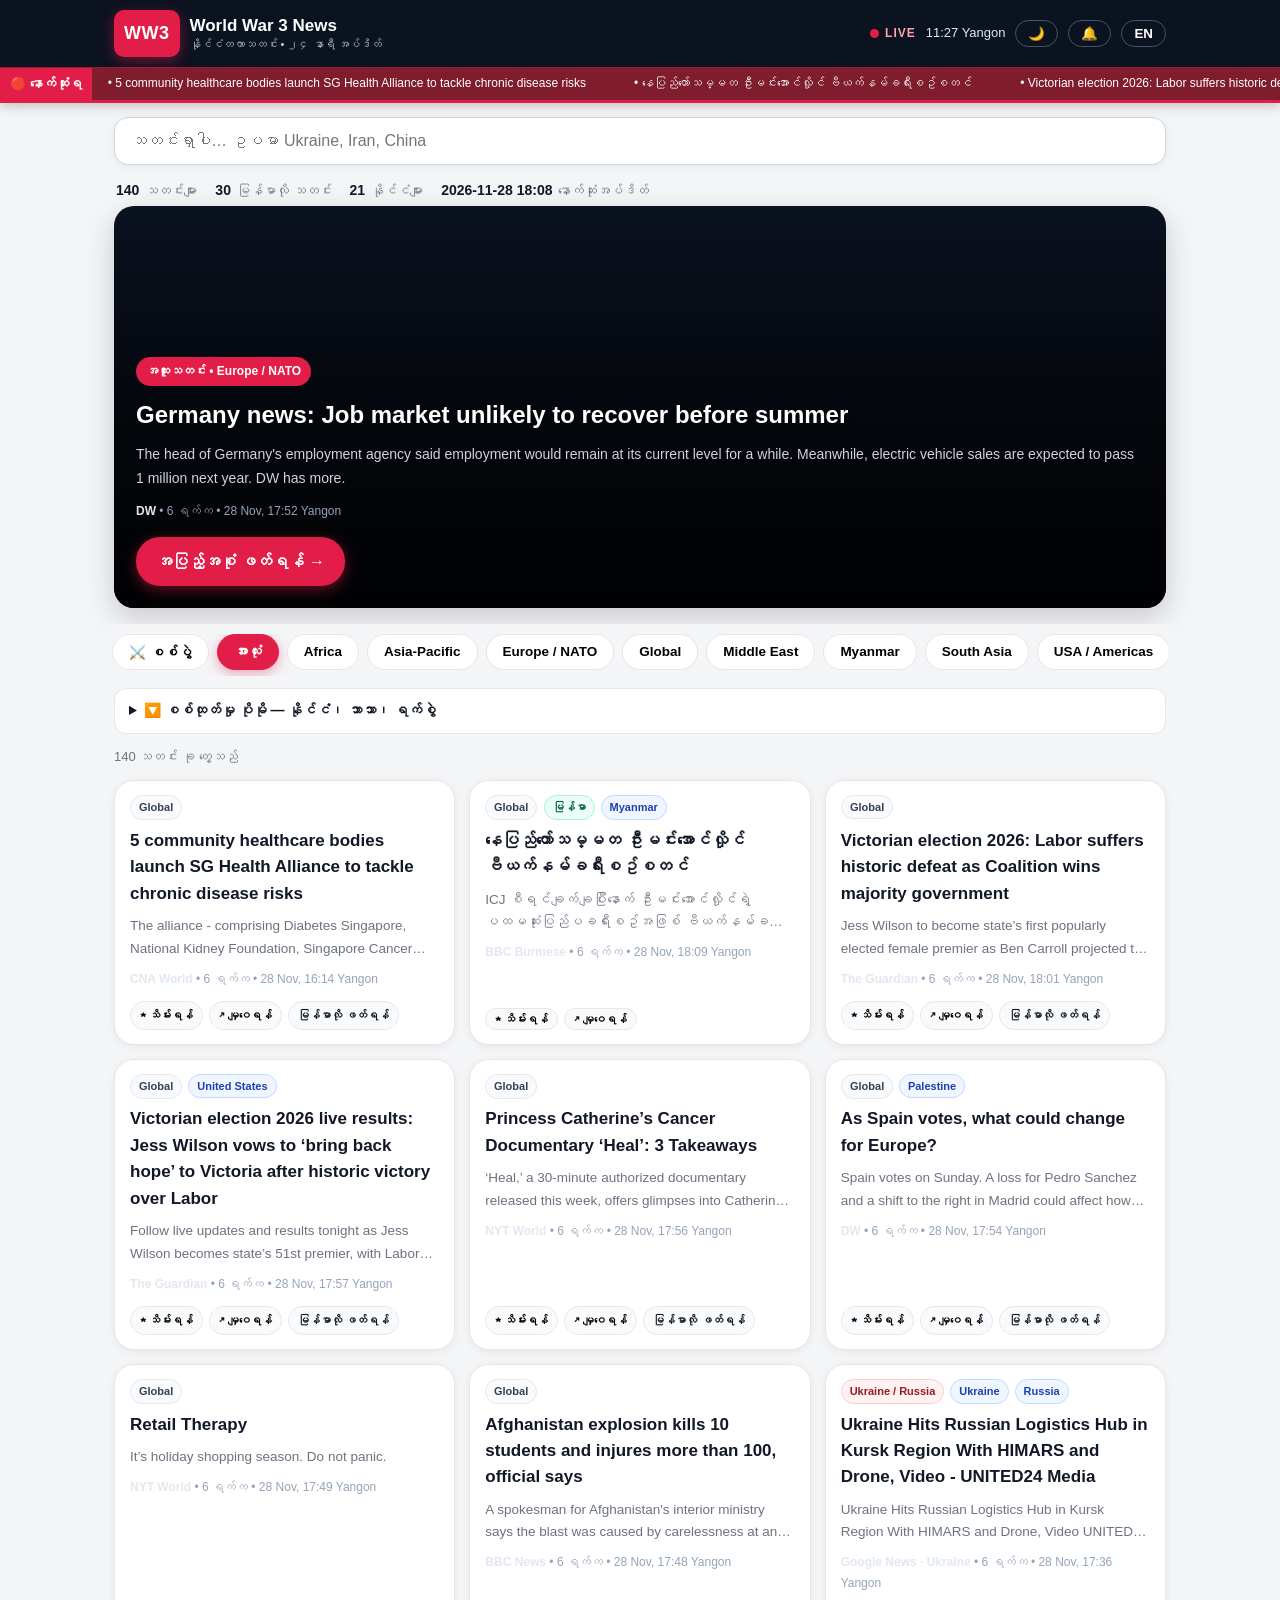
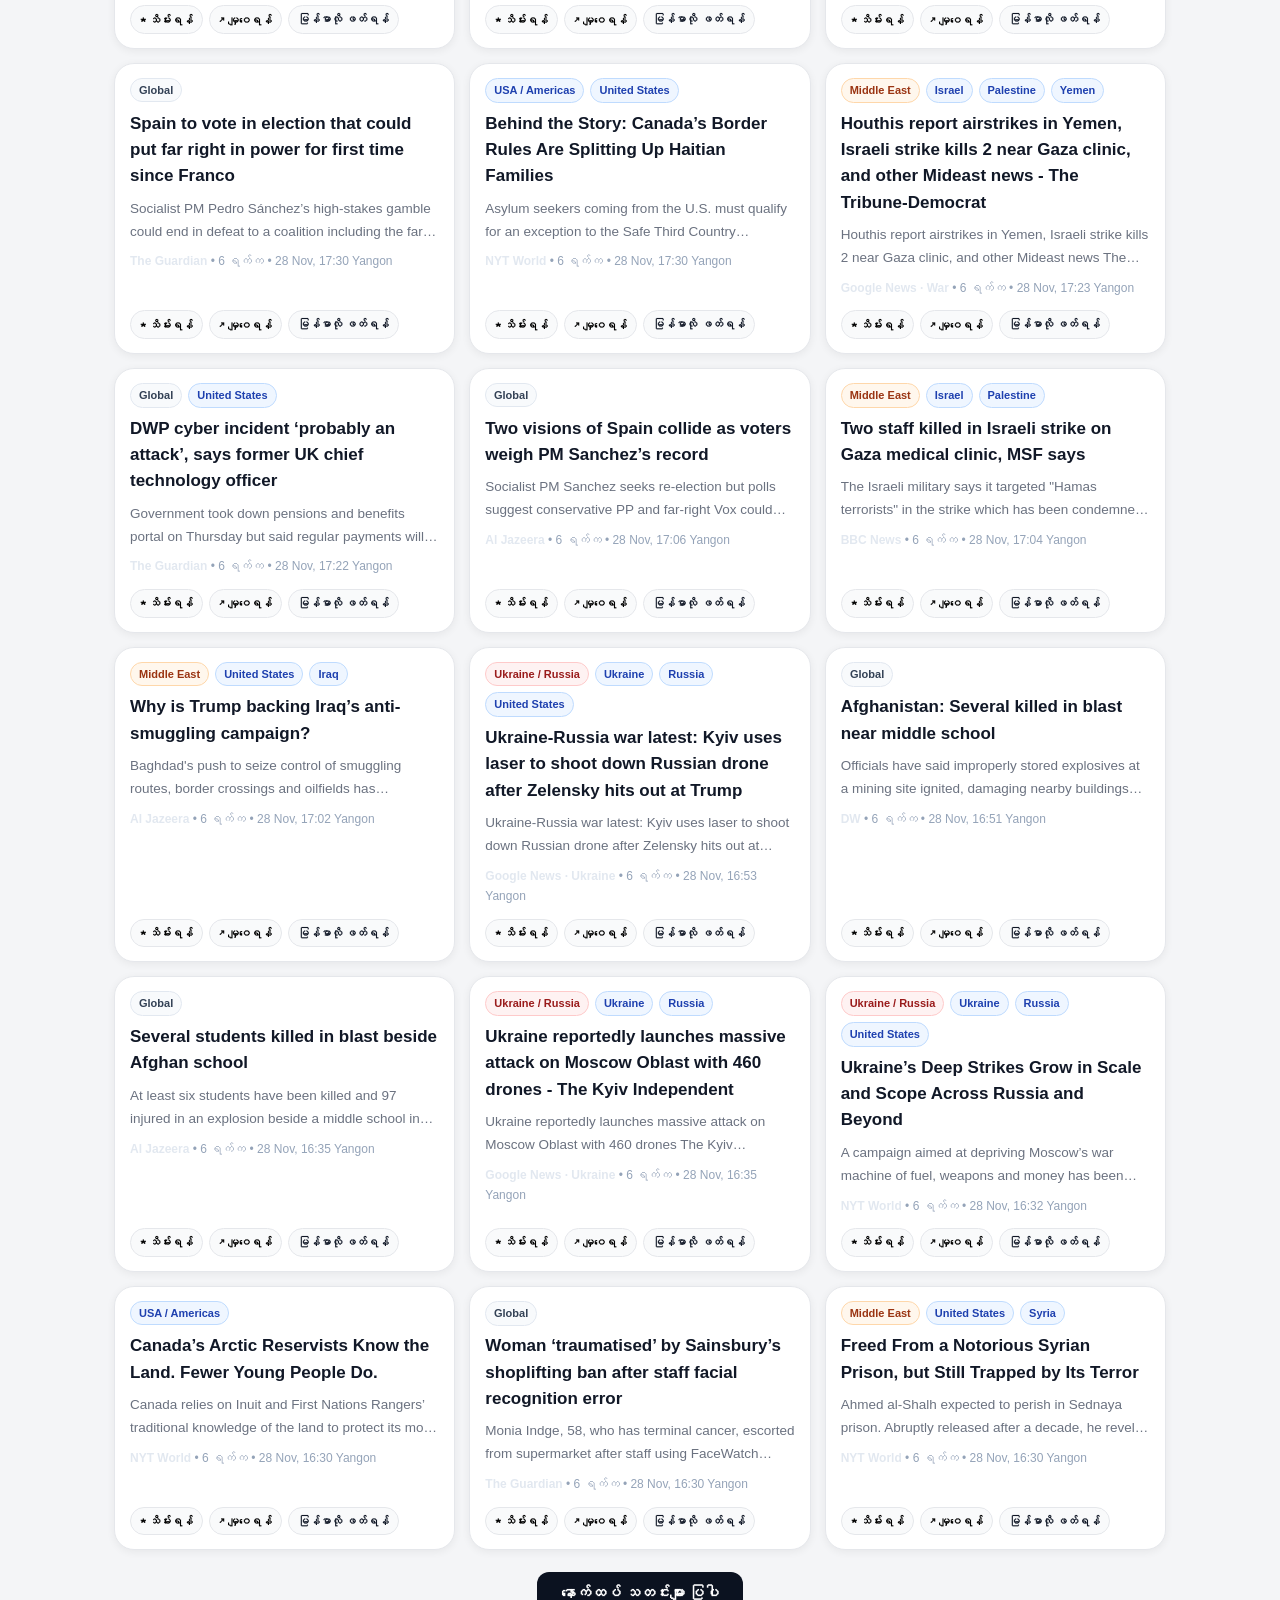
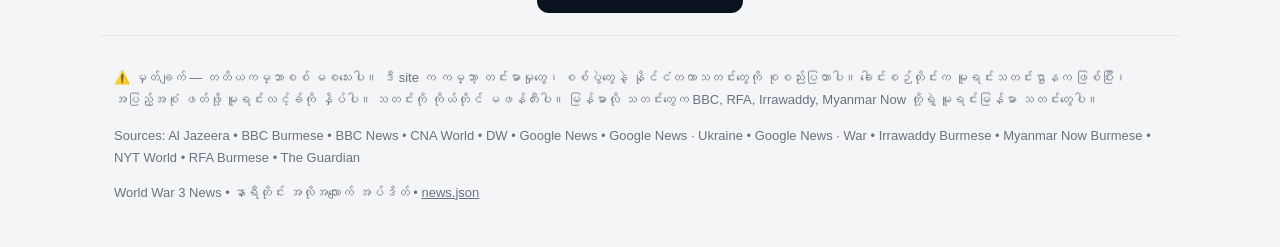
<file: index.html>
<!DOCTYPE html>
<html lang="my">
<head>
<meta charset="utf-8">
<script>try{document.documentElement.setAttribute("data-theme",localStorage.getItem("ww3theme")||"light")}catch(e){}</script>
<meta name="viewport" content="width=device-width, initial-scale=1">
<title>World War 3 News — နိုင်ငံတကာသတင်း ၂၄ နာရီ အပ်ဒိတ်</title>
<meta name="description" content="တကမ္ဘာလုံးက နိုင်ငံတကာသတင်း — မြန်မာလိုရော အင်္ဂလိပ်လိုပါ — Ukraine, အရှေ့အလယ်ပိုင်း၊ အာရှ-ပစိဖိတ်၊ ဥရောပ၊ အမေရိက၊ မြန်မာ။ နာရီတိုင်း အပ်ဒိတ်။ နိုင်ငံ၊ ဘာသာ၊ ရက်စွဲအလိုက် ရွေးကြည့်နိုင်သည်။">
<link rel="icon" href="data:image/svg+xml,%3Csvg xmlns='http://www.w3.org/2000/svg' viewBox='0 0 64 64'%3E%3Crect width='64' height='64' rx='12' fill='%230b1220'/%3E%3Ctext x='32' y='42' font-size='26' font-weight='900' fill='white' text-anchor='middle'%3EW3%3C/text%3E%3C/svg%3E">
<link rel="stylesheet" href="styles.css?v=12">
</head>
<body>
<header class="topbar">
  <div class="wrap topbar-in">
    <a class="logo" href="./">
      <span class="logo-mark">WW3</span>
      <span class="logo-text"><strong>World War 3 News</strong><small data-i18n="tagline">နိုင်ငံတကာသတင်း • ၂၄ နာရီ အပ်ဒိတ်</small></span>
    </a>
    <div class="top-right">
      <span class="live"><span class="dot"></span>LIVE</span>
      <span class="clock" id="clock">--:--</span>
      <button id="themeBtn" class="lang-btn" type="button" aria-label="Dark mode">🌙</button>
      <button id="notifyBtn" class="lang-btn" type="button" aria-label="New story notifications">🔔</button>
      <button id="langBtn" class="lang-btn" type="button">EN</button>
    </div>
  </div>
  <div class="ticker" aria-label="Breaking">
    <span class="ticker-label" data-i18n="breaking">🔴 နောက်ဆုံးရ</span>
    <div class="ticker-track"><div class="ticker-move" id="tickerMove"></div></div>
  </div>
</header>

<main class="wrap">
  <div class="top-search">
    <input id="search" type="search" placeholder="🔍 သတင်းရှာပါ… ဥပမာ Ukraine, Iran, China" aria-label="Search news">
  </div>
  <section class="stats" aria-label="Status">
    <div><strong id="statCount">—</strong><span data-i18n="statStories">သတင်းများ</span></div>
    <div><strong id="statMy">—</strong><span data-i18n="statMy">မြန်မာလို သတင်း</span></div>
    <div><strong id="statCountries">—</strong><span data-i18n="statCountries">နိုင်ငံများ</span></div>
    <div><strong id="statUpdated">—</strong><span data-i18n="statUpdated">နောက်ဆုံးအပ်ဒိတ်</span></div>
  </section>

  <section id="hero" class="hero" aria-label="Featured"></section>

  <div class="sticky-filters">
    <nav class="chips" id="catChips" aria-label="Categories"></nav>
  </div>


  <details class="adv-filters">
    <summary data-i18n="moreFilters">🔽 စစ်ထုတ်မှု ပိုမို — နိုင်ငံ၊ ဘာသာ၊ ရက်စွဲ</summary>
    <div class="adv-body">
      <label class="country-label">
        <span data-i18n="byCountry">နိုင်ငံအလိုက်</span>
        <select id="countrySelect" aria-label="Filter by country">
          <option value="">🌍 နိုင်ငံအားလုံး</option>
        </select>
      </label>
      <div class="pill-group" id="langPills" aria-label="News language"></div>
      <div class="pill-group" id="dayPills" aria-label="Date"></div>
      <label style="display:block;margin-top:10px"><input type="checkbox" id="archiveCheck"> အဟောင်း (Archive) အပါအဝင် ရှာရန်</label>
    </div>
  </details>

  <p class="result-line" id="resultLine"></p>
  <div class="saved-actions" id="savedActions" hidden><button id="exportSaved" class="mini-btn" type="button">⬇ သိမ်းထားတာ Export လုပ်ရန်</button><label class="mini-btn" style="cursor:pointer">⬆ Import လုပ်ရန်<input type="file" id="importSaved" accept=".json" hidden></label></div>
  <section class="grid" id="grid" aria-live="polite">
    <div class="skel"></div><div class="skel"></div><div class="skel"></div>
    <div class="skel"></div><div class="skel"></div><div class="skel"></div>
  </section>
  <div class="more-wrap"><button id="moreBtn" class="more-btn" type="button" data-i18n="loadMore">နောက်ထပ် သတင်းများ ပြပါ</button></div>
  <p class="empty" id="empty" hidden data-i18n="empty">ဒီစစ်ထုတ်မှုနဲ့ ကိုက်ညီတဲ့ သတင်း မရှိသေးပါ။ စစ်ထုတ်မှုကို ဖြုတ်ကြည့်ပါ။</p>
</main>

<div class="toast" id="toast" hidden>
  <span data-i18n="newStories">သတင်းအသစ် ရောက်ပြီ</span>
  <button id="toastBtn" type="button" data-i18n="showNew">အသစ်တွေ ပြပါ</button>
  <button id="toastClose" type="button" aria-label="Close">✕</button>
</div>
<button class="to-top" id="toTop" type="button" aria-label="Back to top">↑</button>

<footer class="wrap footer">
  <p data-i18n="disclaimer">⚠️ မှတ်ချက် — တတိယကမ္ဘာစစ် မစသေးပါ။ ဒီ site က ကမ္ဘာ့ တင်းမာမှုတွေ၊ စစ်ပွဲတွေနဲ့ နိုင်ငံတကာသတင်းတွေကို စုစည်းပြတာပါ။ ခေါင်းစဉ်တိုင်းက မူရင်းသတင်းဌာနက ဖြစ်ပြီး၊ အပြည့်အစုံ ဖတ်ဖို့ မူရင်းလင့်ခ်ကို နှိပ်ပါ။ သတင်းကို ကိုယ်တိုင် မဖန်တီးပါ။ မြန်မာလို သတင်းတွေက BBC, RFA, Irrawaddy, Myanmar Now တို့ရဲ့ မူရင်းမြန်မာ သတင်းတွေပါ။</p>
  <p class="sources" id="sourceList"></p>
  <p class="credit">World War 3 News • <span data-i18n="autoUpdate">နာရီတိုင်း အလိုအလျောက် အပ်ဒိတ်</span> • <a href="news.json">news.json</a></p>
</footer>


<nav class="tapbar" id="tapbar" aria-label="Bottom navigation">
  <button type="button" data-tap="home" class="tap-btn active"><span class="tap-pill"><svg viewBox="0 0 24 24" aria-hidden="true"><path d="M12 3l9 8h-3v9h-4v-6h-4v6H6v-9H3z"/></svg></span><span class="tap-label" data-i18n="tapHome">ပင်မ</span></button>
  <button type="button" data-tap="latest" class="tap-btn"><span class="tap-pill"><svg viewBox="0 0 24 24" aria-hidden="true"><path d="M13 2L4 14h6l-1 8 9-12h-6z"/></svg></span><span class="tap-label" data-i18n="tapLatest">အသစ်</span></button>
  <button type="button" data-tap="my" class="tap-btn"><span class="tap-pill"><svg viewBox="0 0 24 24" aria-hidden="true"><text x="12" y="17" text-anchor="middle" font-size="12" font-weight="800">မြ</text></svg></span><span class="tap-label" data-i18n="tapMy">မြန်မာ</span></button>
  <button type="button" data-tap="countries" class="tap-btn"><span class="tap-pill"><svg viewBox="0 0 24 24" aria-hidden="true"><circle cx="12" cy="12" r="9" fill="none" stroke="currentColor" stroke-width="2"/><path d="M3 12h18M12 3c-3 3-3 15 0 18M12 3c3 3 3 15 0 18" fill="none" stroke="currentColor" stroke-width="1.5"/></svg></span><span class="tap-label" data-i18n="tapCountries">နိုင်ငံ</span></button>
  <button type="button" data-tap="saved" class="tap-btn"><span class="tap-pill"><svg viewBox="0 0 24 24" aria-hidden="true"><path d="M12 2l2.9 6.6 7.1.6-5.4 4.7 1.6 7-6.2-3.7-6.2 3.7 1.6-7L2 9.2l7.1-.6z"/></svg><span class="tap-count" id="savedCount" hidden></span></span><span class="tap-label" data-i18n="tapSaved">သိမ်းထား</span></button>
</nav>

<script src="app.js?v=11"></script>
</body>
</html>
</file>
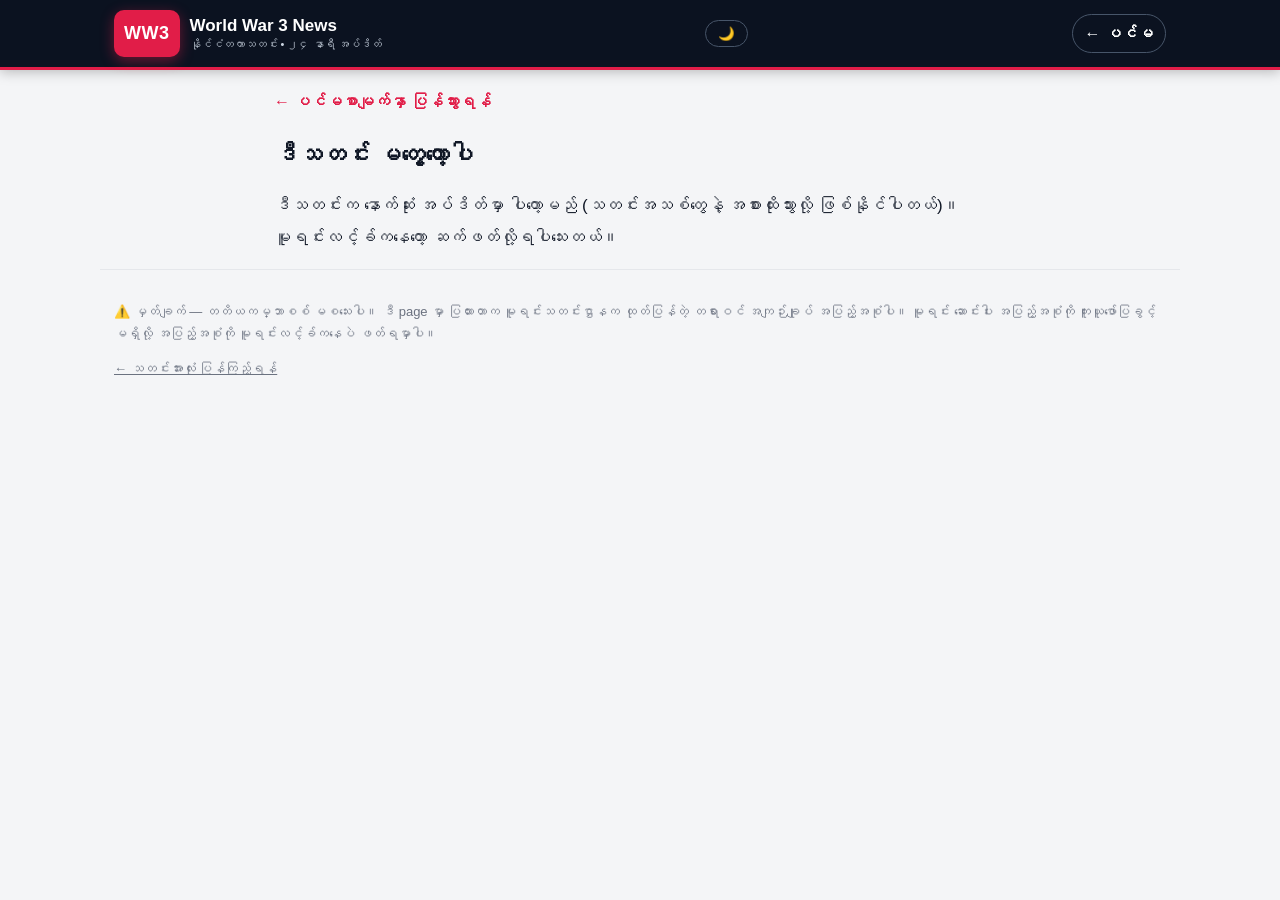
<file: article.html>
<!DOCTYPE html>
<html lang="my">
<head>
<meta charset="utf-8">
<script>try{document.documentElement.setAttribute("data-theme",localStorage.getItem("ww3theme")||"light")}catch(e){}</script>
<meta name="viewport" content="width=device-width, initial-scale=1">
<title>သတင်း — World War 3 News</title>
<meta name="description" content="World War 3 News ထဲက သတင်း အပြည့်အစုံ — မူရင်းသတင်းဌာနက အကျဉ်းချုပ်နဲ့ ဆက်စပ်သတင်းများ။">
<link rel="icon" href="data:image/svg+xml,%3Csvg xmlns='http://www.w3.org/2000/svg' viewBox='0 0 64 64'%3E%3Crect width='64' height='64' rx='12' fill='%230b1220'/%3E%3Ctext x='32' y='42' font-size='26' font-weight='900' fill='white' text-anchor='middle'%3EW3%3C/text%3E%3C/svg%3E">
<link rel="stylesheet" href="styles.css?v=12">
</head>
<body>
<header class="topbar">
  <div class="wrap topbar-in">
    <a class="logo" href="./">
      <span class="logo-mark">WW3</span>
      <span class="logo-text"><strong>World War 3 News</strong><small>နိုင်ငံတကာသတင်း • ၂၄ နာရီ အပ်ဒိတ်</small></span>
    </a>
    <button id="themeBtn" class="lang-btn" type="button" aria-label="Dark mode">🌙</button>
    <a class="lang-btn" href="./" style="text-decoration:none">← ပင်မ</a>
  </div>
</header>

<main class="wrap article-wrap">
  <div id="article">
    <div class="skel" style="height:220px"></div>
    <div class="skel" style="height:24px;margin-top:14px"></div>
    <div class="skel" style="height:24px;margin-top:8px"></div>
  </div>
  <section id="related" aria-label="Related stories"></section>
</main>

<footer class="wrap footer">
  <p>⚠️ မှတ်ချက် — တတိယကမ္ဘာစစ် မစသေးပါ။ ဒီ page မှာ ပြထားတာက မူရင်းသတင်းဌာနက ထုတ်ပြန်တဲ့ တရားဝင် အကျဉ်းချုပ် အပြည့်အစုံပါ။ မူရင်း ဆောင်းပါး အပြည့်အစုံကို ကူးယူဖော်ပြခွင့် မရှိလို့ အပြည့်အစုံကို မူရင်းလင့်ခ်ကနေပဲ ဖတ်ရမှာပါ။</p>
  <p><a href="./">← သတင်းအားလုံး ပြန်ကြည့်ရန်</a></p>
</footer>

<script src="article.js?v=9"></script>
</body>
</html>
</file>
<file: styles.css>
*{box-sizing:border-box}
:root{--navy:#0b1220;--red:#e11d48;--ink:#111827;--muted:#6b7280;--line:#e5e7eb;--bg:#f4f5f7;--card:#fff}
[data-theme="dark"]{--ink:#e5e7eb;--muted:#9ca3af;--line:#1f2937;--bg:#0b1220;--card:#111827}
[data-theme="dark"] .tapbar{background:rgba(17,24,39,.97)}
[data-theme="dark"] .tap-btn.active .tap-pill{background:#3f1d2b}
[data-theme="dark"] input,[data-theme="dark"] select{background:#1f2937;color:var(--ink);border-color:var(--line)}
body{margin:0;font-family:-apple-system,BlinkMacSystemFont,"Segoe UI",Roboto,"Noto Sans Myanmar","Myanmar Text",sans-serif;background:var(--bg);color:var(--ink);line-height:1.7;font-size:16px;overflow-x:hidden}
a{color:inherit}
.wrap{max-width:1080px;margin:0 auto;padding:0 14px}
.topbar{background:var(--navy);color:#fff;box-shadow:0 2px 12px rgba(0,0,0,.25);border-bottom:3px solid var(--red)}
.topbar-in{display:flex;align-items:center;justify-content:space-between;gap:10px;padding:10px 14px}
.logo{display:flex;align-items:center;gap:10px;text-decoration:none}
.logo-mark{background:var(--red);color:#fff;font-weight:900;letter-spacing:.5px;padding:8px 10px;border-radius:10px;font-size:18px;box-shadow:0 4px 14px rgba(225,29,72,.45)}
.logo-text{display:flex;flex-direction:column;line-height:1.3}
.logo-text strong{font-size:17px}
.logo-text small{font-size:11px;color:#cbd5e1;white-space:nowrap;overflow:hidden;text-overflow:ellipsis;max-width:210px}
.top-right{display:flex;align-items:center;gap:10px}
.live{display:flex;align-items:center;gap:6px;font-weight:800;font-size:12px;letter-spacing:1px;color:#fda4af}
.dot{width:9px;height:9px;border-radius:50%;background:var(--red);animation:pulse 1.4s infinite}
@keyframes pulse{0%{box-shadow:0 0 0 0 rgba(225,29,72,.6)}100%{box-shadow:0 0 0 9px rgba(225,29,72,0)}}
.clock{font-variant-numeric:tabular-nums;font-size:13px;color:#e2e8f0;white-space:nowrap}
.lang-btn{background:transparent;border:1px solid #475569;color:#fff;border-radius:20px;padding:5px 12px;cursor:pointer;font-weight:700}
.ticker{display:flex;align-items:stretch;background:#7f1d2d;border-top:1px solid #991b2e;overflow:hidden}
.ticker-label{flex:0 0 auto;padding:5px 10px;font-weight:800;font-size:13px;background:var(--red);z-index:2;white-space:nowrap}
.ticker-track{overflow:hidden;flex:1;display:flex;align-items:center}
.ticker-move{display:inline-flex;gap:48px;white-space:nowrap;padding-left:16px;animation:scroll 90s linear infinite}
.ticker-move span{font-size:12px}
.ticker-move.paused{animation-play-state:paused}
@keyframes scroll{from{transform:translateX(0)}to{transform:translateX(-50%)}}
.stats{display:flex;gap:18px;flex-wrap:wrap;margin:14px 0 4px;padding:0 2px}
.stats>div{background:none;border:0;padding:0;display:flex;flex-direction:row;align-items:baseline;gap:6px}
.stats strong{font-size:14px}
.stats span{font-size:13px;color:var(--muted)}
.hero{background:var(--navy);color:#fff;border-radius:20px;overflow:hidden;display:block;position:relative;min-height:380px;margin-bottom:16px;box-shadow:0 10px 30px rgba(0,0,0,.18)}
.hero-img{position:absolute;inset:0;min-height:0;background:linear-gradient(135deg,#7f1d2d,#0b1220 70%);display:flex;align-items:center;justify-content:center;padding:0;text-align:center}
.hero-img img{width:100%;height:100%;object-fit:cover;display:block}
.hero-img .hero-fallback{font-size:28px;font-weight:900;letter-spacing:1px;color:#fecdd3;line-height:1.3}
.hero-body{position:relative;z-index:2;min-height:380px;padding:150px 22px 22px;display:flex;flex-direction:column;justify-content:flex-end;gap:10px;background:linear-gradient(to top,rgba(0,0,0,.92) 0%,rgba(0,0,0,.55) 55%,transparent 100%)}
.badge{display:inline-block;background:var(--red);color:#fff;font-size:12px;font-weight:800;padding:4px 10px;border-radius:20px;width:fit-content}
.badge.new{background:#16a34a}
.hero-body h2{margin:0;font-size:24px;line-height:1.55;word-break:keep-all;overflow-wrap:break-word;text-shadow:0 2px 12px rgba(0,0,0,.6)}
.hero-body h2 a{text-decoration:none}
.hero-body h2 a:hover{text-decoration:underline}
.hero-body p{margin:0;color:#cbd5e1;font-size:14px;display:-webkit-box;-webkit-line-clamp:3;-webkit-box-orient:vertical;overflow:hidden}
.meta{font-size:12px;color:#94a3b8}
.meta b{color:#e2e8f0}
.read-btn{display:inline-block;background:var(--red);color:#fff;font-weight:800;text-decoration:none;padding:11px 20px;border-radius:24px;width:fit-content;margin-top:6px;box-shadow:0 4px 14px rgba(225,29,72,.45)}
.top-stories{display:grid;grid-template-columns:1fr 1fr;gap:12px;margin-bottom:14px}
.top-card{background:#fff;border:1px solid var(--line);border-left:4px solid var(--red);border-radius:12px;padding:13px 15px}
.top-card h3{margin:4px 0;font-size:15px;line-height:1.45}
.top-card h3 a{text-decoration:none}
.top-card h3 a:hover{text-decoration:underline}
.sticky-filters{position:sticky;top:0;z-index:20;background:var(--bg);padding:10px 0 8px;margin:0 -2px}
.top-search{margin:14px 0 4px}
.top-search input{width:100%;padding:14px 16px;border:1.5px solid #cbd5e1;border-radius:14px;font-size:16px;background:#fff;box-shadow:0 2px 10px rgba(0,0,0,.06)}
.top-search input:focus{outline:none;border-color:var(--red);box-shadow:0 0 0 3px rgba(225,29,72,.15)}
.chips{display:flex;gap:8px;overflow-x:auto;padding-bottom:6px;scrollbar-width:none}
.chips::-webkit-scrollbar{display:none}
.chip{flex:0 0 auto;border:1px solid var(--line);background:var(--card);border-radius:20px;padding:9px 16px;cursor:pointer;font-size:13.5px;font-weight:700}
.chip.active{background:var(--red);color:#fff;border-color:var(--red);box-shadow:0 4px 12px rgba(225,29,72,.35)}
.chips-country .chip.active{background:var(--red);border-color:var(--red)}
.adv-filters{background:#fff;border:1px solid var(--line);border-radius:12px;padding:10px 14px;margin:4px 0 12px}
.adv-filters summary{cursor:pointer;font-weight:800;font-size:14px}
.adv-body{display:flex;gap:12px;flex-wrap:wrap;margin-top:12px;align-items:center}
.country-label{display:flex;align-items:center;gap:8px;border:1px solid var(--line);border-radius:12px;padding:0 12px;font-size:14px;font-weight:700}
.country-label select{border:0;background:transparent;padding:11px 4px;font-size:15px;max-width:220px;cursor:pointer;outline:none}
.pill-group{display:flex;gap:8px;flex-wrap:wrap}
.result-line{color:var(--muted);font-size:13px;margin:6px 0 12px}
.grid{display:grid;grid-template-columns:repeat(3,1fr);gap:14px}
.card{background:var(--card);border:1px solid var(--line);border-radius:20px;overflow:hidden;display:flex;flex-direction:column;box-shadow:0 2px 8px rgba(0,0,0,.06);animation:fadeUp .4s ease both}
@keyframes fadeUp{from{opacity:0;transform:translateY(8px)}to{opacity:1;transform:translateY(0)}}
.card:hover{box-shadow:0 10px 26px rgba(0,0,0,.14);transform:translateY(-2px)}
.card-img{aspect-ratio:16/9;background:linear-gradient(135deg,#334155,#0b1220);display:flex;align-items:center;justify-content:center;color:#cbd5e1;font-weight:800;padding:0;text-align:center}
.card-img img{width:100%;height:100%;object-fit:cover}
.card-body{padding:14px 15px;display:flex;flex-direction:column;gap:8px;flex:1}
.card-body h3{margin:0;font-size:17px;line-height:1.55;word-break:keep-all;overflow-wrap:break-word}
.card-body h3 a{text-decoration:none}
.card-body h3 a:hover{text-decoration:underline}
.card-body p{margin:0;font-size:13.5px;color:var(--muted);display:-webkit-box;-webkit-line-clamp:2;-webkit-box-orient:vertical;overflow:hidden}
.tag-row{display:flex;gap:6px;flex-wrap:wrap}
.tag{font-size:11px;font-weight:700;background:#fef2f2;color:#991b1b;border:1px solid #fecaca;padding:2px 8px;border-radius:20px}
.tag.country{background:#eff6ff;color:#1e40af;border-color:#bfdbfe}
.tag.lang-my{background:#ecfdf5;color:#065f46;border-color:#a7f3d0}
.card-actions{display:flex;gap:6px;flex-wrap:wrap;margin-top:auto;padding-top:4px}
.mini-btn{border:1px solid var(--line);background:#f9fafb;border-radius:20px;padding:4px 9px;font-size:11px;font-weight:700;cursor:pointer;text-decoration:none}
.mini-btn:hover{background:#eef2f7}
.skel{height:260px;border-radius:16px;background:linear-gradient(90deg,#e5e7eb,#f3f4f6,#e5e7eb);background-size:200% 100%;animation:shimmer 1.4s infinite}
@keyframes shimmer{from{background-position:200% 0}to{background-position:-200% 0}}
.more-wrap{text-align:center;margin:22px 0}
.more-btn{background:var(--navy);color:#fff;border:0;border-radius:12px;padding:12px 24px;font-size:15px;font-weight:800;cursor:pointer}
.more-btn:disabled{opacity:.4;cursor:default}
.empty{text-align:center;color:var(--muted);padding:30px 10px}
.toast{position:fixed;left:12px;right:12px;bottom:12px;z-index:40;background:var(--navy);color:#fff;border-radius:16px;padding:12px 14px;display:flex;gap:10px;align-items:center;justify-content:space-between;box-shadow:0 8px 24px rgba(0,0,0,.3);font-size:14px;font-weight:700;max-width:640px;margin:0 auto}
.toast[hidden]{display:none}
.toast button{background:var(--red);color:#fff;border:0;border-radius:20px;padding:7px 14px;font-weight:800;cursor:pointer;white-space:nowrap}
.toast #toastClose{background:transparent;padding:7px 9px}
.to-top{position:fixed;right:16px;bottom:18px;z-index:30;width:46px;height:46px;border-radius:50%;border:1px solid var(--line);background:#fff;font-size:20px;cursor:pointer;box-shadow:0 4px 14px rgba(0,0,0,.15);display:none}
.to-top.show{display:block}
.footer{border-top:1px solid var(--line);margin-top:10px;padding:18px 14px 30px;color:var(--muted);font-size:13px}
.footer .sources{word-break:break-word}
.article-wrap{max-width:760px}
.back-btn{display:inline-block;margin:18px 0 12px;font-weight:800;text-decoration:none;color:var(--red)}
.article-title{margin:8px 0 10px;font-size:24px;line-height:1.65;word-break:keep-all;overflow-wrap:break-word}
.article-img{margin:16px 0;border-radius:16px;overflow:hidden;background:#0b1220}
.article-img img{width:100%;display:block}
.article-body{font-size:17px;line-height:1.85;margin:16px 0}
.article-body p{margin:0 0 14px}
.note-box{background:#fff7ed;border:1px solid #fed7aa;border-radius:12px;padding:13px 15px;font-size:14px;margin:18px 0}
.origin-btn{display:inline-block;background:var(--red);color:#fff;font-weight:800;text-decoration:none;padding:12px 20px;border-radius:12px;margin-top:4px}
.related-grid{display:grid;grid-template-columns:1fr 1fr;gap:12px;margin-bottom:20px}
.rel-card{background:#fff;border:1px solid var(--line);border-radius:12px;padding:13px 15px;display:flex;flex-direction:column;gap:6px;text-decoration:none}
.rel-card strong{font-size:14px;line-height:1.5}
@media(max-width:860px){.grid{grid-template-columns:repeat(2,1fr)}.hero{min-height:320px}.hero-body{min-height:320px;padding:110px 18px 18px}.hero-body h2{font-size:21px}.top-stories{grid-template-columns:1fr}}
@media(max-width:560px){
  .grid{grid-template-columns:1fr}
  .stats{grid-template-columns:repeat(2,1fr)}
  .logo-text strong{font-size:15px}
  .clock{display:none}
  .adv-body{flex-direction:column;align-items:stretch}
  .country-label select{flex:1;max-width:none}
  .hero-body h2{font-size:19px;line-height:1.7}
  .top-stories{display:flex;overflow-x:auto;scroll-snap-type:x mandatory;padding-bottom:6px}
  .top-card{flex:0 0 86%;scroll-snap-align:start}
  .logo-mark{padding:6px 8px;font-size:15px}
  .topbar-in{padding:8px 10px;gap:6px}
  .lang-btn{padding:4px 9px}
  .stats strong{font-size:17px}
  .ticker-move{animation-duration:60s}
}

.tapbar{display:none}
.mini-btn.saved{background:#fef2f2;color:#991b1b;border-color:#fecaca}
@media(max-width:860px){
  .tapbar{display:flex;position:fixed;left:0;right:0;bottom:0;z-index:50;background:rgba(255,255,255,.97);backdrop-filter:blur(12px);border-top:1px solid var(--line);border-radius:18px 18px 0 0;box-shadow:0 -6px 24px rgba(0,0,0,.08);padding:8px 6px calc(8px + env(safe-area-inset-bottom))}
  .tap-btn{flex:1;border:0;background:transparent;cursor:pointer;display:flex;flex-direction:column;align-items:center;gap:2px;padding:2px 0;color:#6b7280;font-size:11px;font-weight:700;position:relative}
  .tap-btn .tap-pill{display:flex;align-items:center;justify-content:center;width:52px;height:30px;border-radius:20px;position:relative}
  .tap-btn svg{width:22px;height:22px;fill:currentColor}
  .tap-btn.active{color:var(--red)}
  .tap-btn.active .tap-pill{background:#fef2f2}
  .tap-count{position:absolute;top:-4px;right:4px;background:var(--red);color:#fff;font-size:10px;font-weight:800;border-radius:10px;padding:1px 6px}
  .tap-count[hidden]{display:none}
  .toast{bottom:78px}
  .to-top{bottom:80px;right:12px}
  .footer{padding-bottom:100px}
}

.my-note{font-size:12px;color:var(--muted);margin:0 0 12px}
.my-toggle{font-weight:700}

.clear-filters{background:none;border:0;color:var(--red);font-weight:800;cursor:pointer;font-size:13px}
.saved-actions{display:flex;gap:8px;margin:0 0 12px;flex-wrap:wrap}
.saved-actions[hidden]{display:none}

.origin-small{font-size:12px;color:var(--muted);margin-top:14px}
.meta a{color:inherit}

.tag.cat-ukraine-russia{background:#fef2f2;color:#991b1b;border-color:#fecaca}
.tag.cat-middle-east{background:#fff7ed;color:#9a3412;border-color:#fed7aa}
.tag.cat-myanmar{background:#fefce8;color:#854d0e;border-color:#fde68a}
.tag.cat-usa-americas{background:#eff6ff;color:#1e40af;border-color:#bfdbfe}
.tag.cat-asia-pacific{background:#f0fdfa;color:#0f766e;border-color:#99f6e4}
.tag.cat-africa{background:#f0fdf4;color:#166534;border-color:#bbf7d0}
.tag.cat-south-asia{background:#faf5ff;color:#6b21a8;border-color:#e9d5ff}
.tag.cat-global{background:#f8fafc;color:#334155;border-color:#e2e8f0}

[data-theme="dark"] .adv-filters,[data-theme="dark"] .rel-card,[data-theme="dark"] .to-top{background:var(--card);color:var(--ink)}
[data-theme="dark"] .mini-btn{background:#1f2937;color:var(--ink)}
[data-theme="dark"] .note-box{background:#451a03;border-color:#92400e;color:#fed7aa}
[data-theme="dark"] .tag.cat-global{background:#1e293b;color:#e2e8f0;border-color:#334155}
</file>
